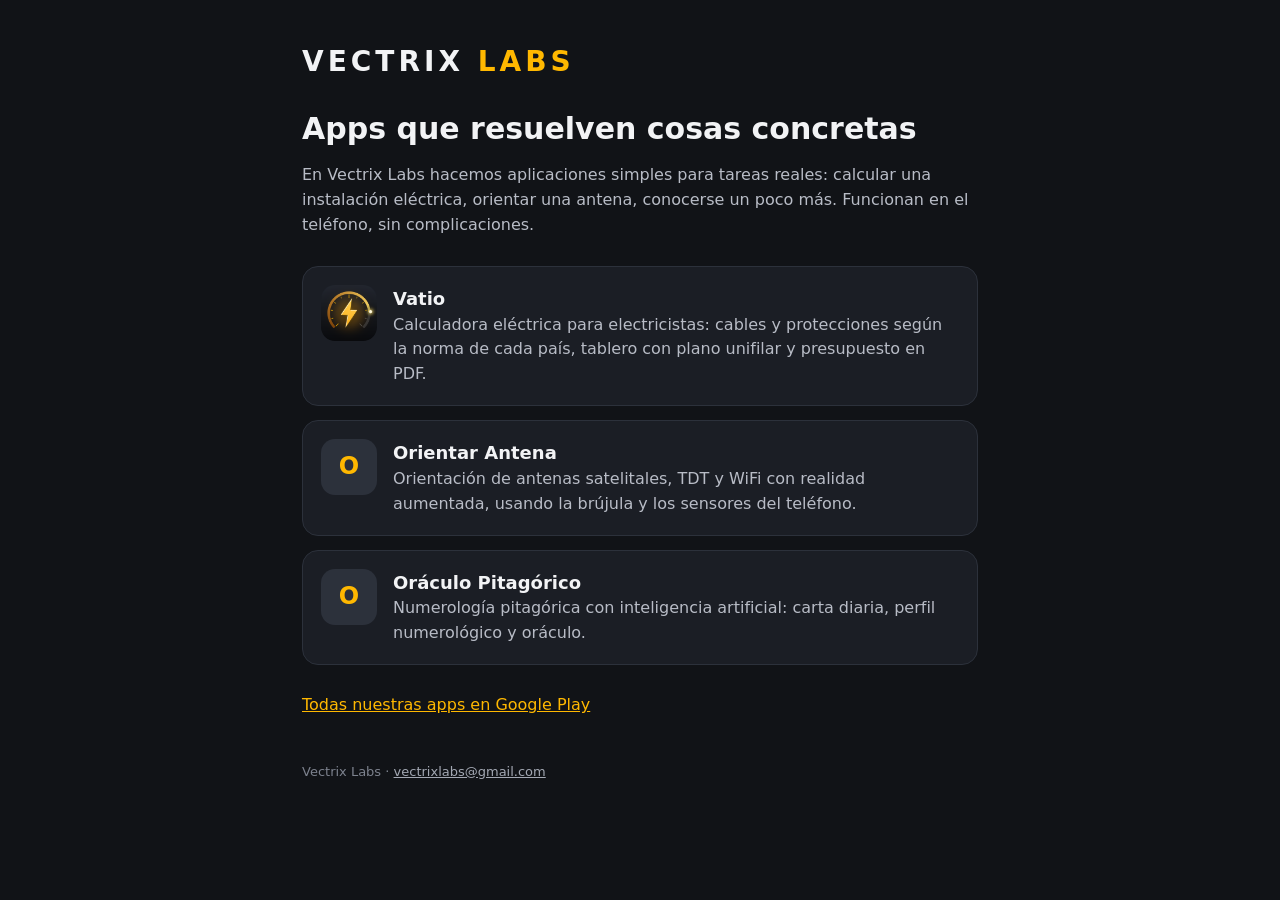
<file: index.html>
<!DOCTYPE html>
<html lang="es">
<head>
<meta charset="utf-8">
<meta name="viewport" content="width=device-width, initial-scale=1">
<title>Vectrix Labs: apps útiles para el trabajo y la vida diaria</title>
<link rel="icon" href="vatio/icono.png">
<link rel="stylesheet" href="vatio/estilo.css">
</head>
<body>
<main>
<div class="logo">VECTRIX <em>LABS</em></div>
<h1>Apps que resuelven cosas concretas</h1>
<p>En Vectrix Labs hacemos aplicaciones simples para tareas reales: calcular una
instalación eléctrica, orientar una antena, conocerse un poco más. Funcionan
en el teléfono, sin complicaciones.</p>
<div class="apps">
<a class="app" href="vatio/"><img src="vatio/icono.png" alt=""><div><b>Vatio</b><span>Calculadora eléctrica para electricistas: cables y protecciones según la norma de cada país, tablero con plano unifilar y presupuesto en PDF.</span></div></a>
<a class="app" href="https://play.google.com/store/apps/details?id=com.quantixlabs.synapsear"><div class="inicial">O</div><div><b>Orientar Antena</b><span>Orientación de antenas satelitales, TDT y WiFi con realidad aumentada, usando la brújula y los sensores del teléfono.</span></div></a>
<a class="app" href="https://play.google.com/store/apps/details?id=com.quantixlabs.oraculo"><div class="inicial">O</div><div><b>Oráculo Pitagórico</b><span>Numerología pitagórica con inteligencia artificial: carta diaria, perfil numerológico y oráculo.</span></div></a>
</div>
<p><a href="https://play.google.com/store/apps/developer?id=Vectrix+Labs">Todas
nuestras apps en Google Play</a></p>
<footer>Vectrix Labs · <a href="mailto:vectrixlabs@gmail.com">vectrixlabs@gmail.com</a></footer>
</main>
</body>
</html>
</file>
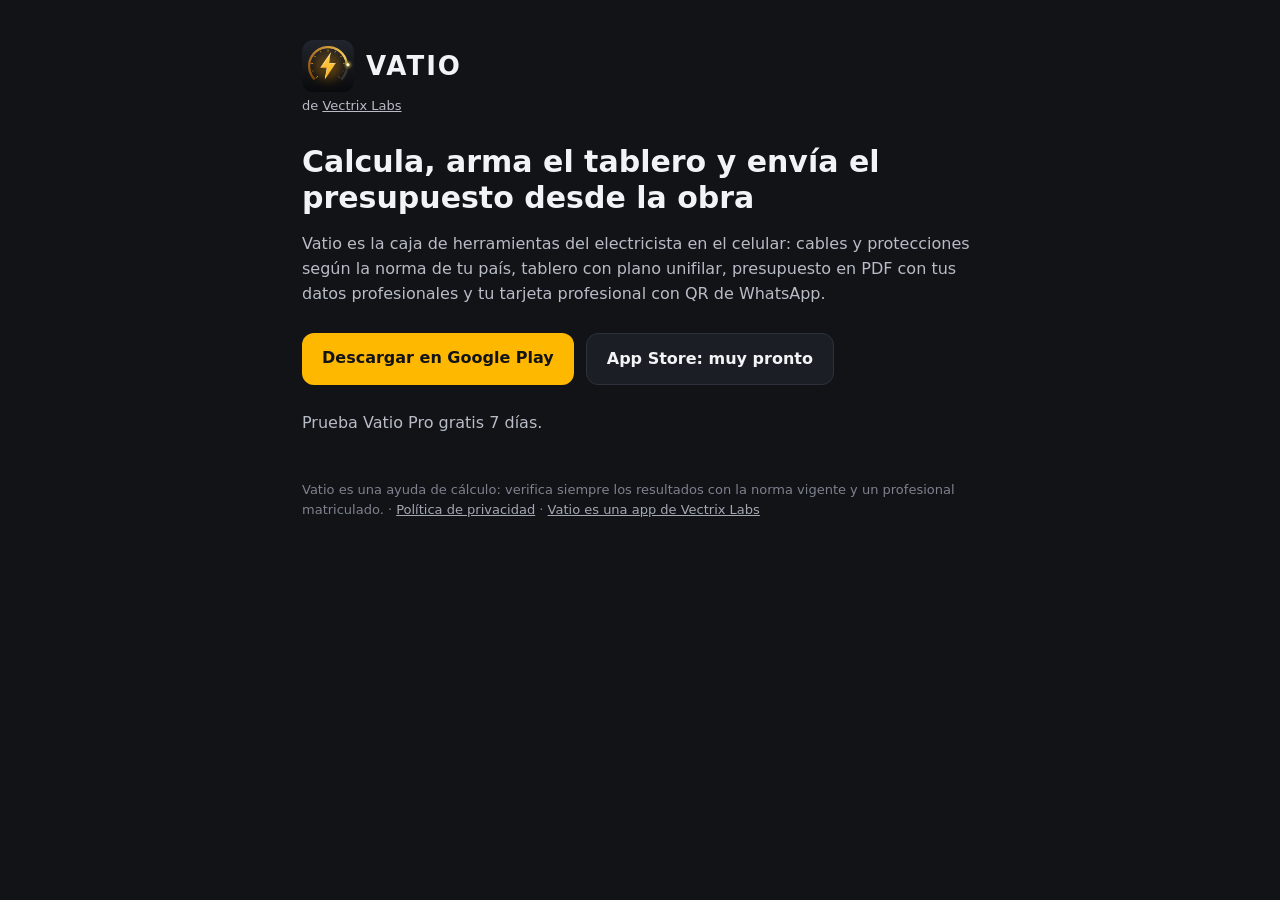
<file: vatio/index.html>
<!DOCTYPE html>
<html lang="es">
<head>
<meta charset="utf-8">
<meta name="viewport" content="width=device-width, initial-scale=1">
<title>Vatio: calculadora eléctrica para electricistas</title>
<link rel="icon" href="icono.png">
<link rel="stylesheet" href="estilo.css">
<script>
var VOS = /^es-(AR|UY|PY)$/i.test(navigator.language || "");
function T(vos, tu) { return VOS ? vos : tu; }
document.addEventListener("DOMContentLoaded", function () {
  if (VOS) return;
  document.querySelectorAll("[data-tu]").forEach(function (e) {
    e.innerHTML = e.getAttribute("data-tu");
  });
});
</script>
</head>
<body>
<main>
<div class="marca"><img src="icono.png" alt="">VATIO</div>
<div class="de">de <a href="../">Vectrix Labs</a></div>

<h1 data-tu="Calcula, arma el tablero y envía el presupuesto desde la obra">Calculá,
armá el tablero y mandá el presupuesto desde la obra</h1>
<p data-tu="Vatio es la caja de herramientas del electricista en el celular: cables y
protecciones según la norma de tu país, tablero con plano unifilar, presupuesto en
PDF con tus datos profesionales y tu tarjeta profesional con QR de WhatsApp.">Vatio
es la caja de herramientas del electricista en el celular: cables y térmicas según
la norma de tu país, tablero con plano unifilar, presupuesto en PDF con tu
matrícula y tu tarjeta profesional con QR de WhatsApp.</p>
<div class="botones"><a class="boton" href="https://play.google.com/store/apps/details?id=ar.vatio.app">Descargar en Google Play</a><span class="boton secundario">App Store: muy pronto</span></div>
<p data-tu="Prueba Vatio Pro gratis 7 días.">Probá Vatio Pro gratis 7 días.</p>

<footer><span data-tu="Vatio es una ayuda de cálculo: verifica siempre los
resultados con la norma vigente y un profesional matriculado.">Vatio es una ayuda
de cálculo: verificá siempre los resultados con la norma vigente y un
profesional matriculado.</span>
· <a href="privacidad.html">Política de privacidad</a>
· <a href="../">Vatio es una app de Vectrix Labs</a></footer>
</main>
</body>
</html>
</file>
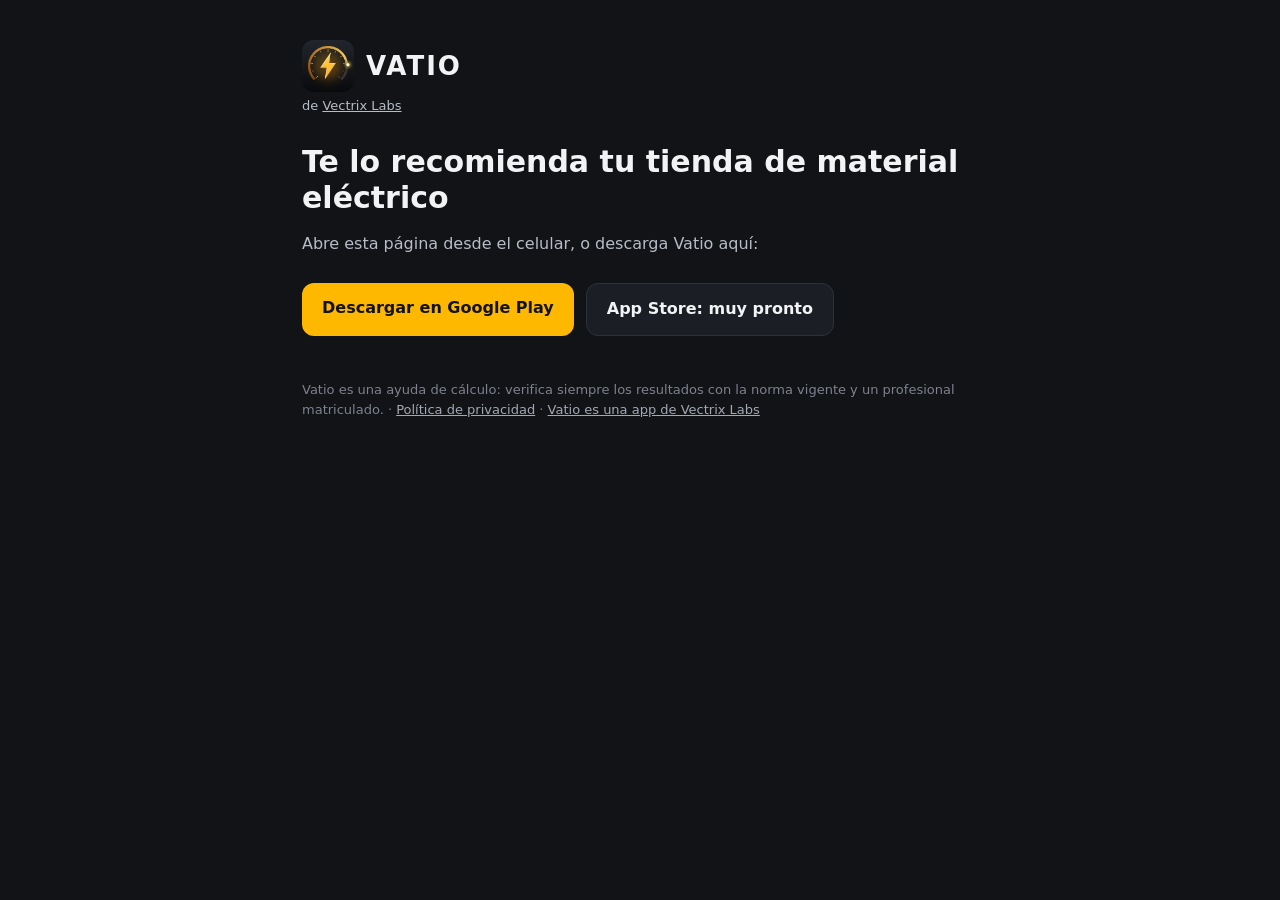
<file: vatio/r/index.html>
<!DOCTYPE html>
<html lang="es">
<head>
<meta charset="utf-8">
<meta name="viewport" content="width=device-width, initial-scale=1">
<title>Vatio: te lo recomienda tu comercio de electricidad</title>
<link rel="icon" href="../icono.png">
<link rel="stylesheet" href="../estilo.css">
<script>
var VOS = /^es-(AR|UY|PY)$/i.test(navigator.language || "");
function T(vos, tu) { return VOS ? vos : tu; }
document.addEventListener("DOMContentLoaded", function () {
  if (VOS) return;
  document.querySelectorAll("[data-tu]").forEach(function (e) {
    e.innerHTML = e.getAttribute("data-tu");
  });
});
</script>
</head>
<body>
<main>
<div class="marca"><img src="../icono.png" alt="">VATIO</div>
<div class="de">de <a href="../../">Vectrix Labs</a></div>

<h1 data-tu="Te lo recomienda tu tienda de material eléctrico">Te lo recomienda
tu casa de electricidad</h1>
<p id="texto">Abriendo la tienda…</p>
<div id="caja" class="codigo oculto">
  <span>Tu código de recomendación</span>
  <b id="codigo"></b>
  <button class="boton" id="copiar" type="button">Copiar código</button>
  <p id="instruccion" data-tu="Después de instalar Vatio, abre la pantalla
  &lt;strong&gt;Pro&lt;/strong&gt; e ingrésalo en &quot;¿Te recomendó Vatio una tienda de
  material eléctrico?&quot;.">Después de instalar Vatio, abrí la pantalla
  <strong>Pro</strong> y cargalo en "¿Te recomendó Vatio una casa de
  electricidad?".</p>
</div>
<div id="tiendas" class="oculto"><div class="botones"><a class="boton" href="https://play.google.com/store/apps/details?id=ar.vatio.app">Descargar en Google Play</a><span class="boton secundario">App Store: muy pronto</span></div></div>
<script>
(function () {
  var PLAY = "https://play.google.com/store/apps/details?id=ar.vatio.app";
  var APPLE = "";
  var crudo = (new URLSearchParams(location.search).get("c") || "")
      .trim().toUpperCase().replace(/\s+/g, "");
  var valido = crudo.length >= 4 && crudo.length <= 20 &&
      /[A-Z]/.test(crudo) && /^[A-Z0-9]+(-[A-Z0-9]+)*$/.test(crudo);
  var codigo = valido ? crudo : "";
  var ua = navigator.userAgent || "";
  var esAndroid = /Android/i.test(ua);
  var esIphone = /iPhone|iPad|iPod/i.test(ua) ||
      (navigator.platform === "MacIntel" && navigator.maxTouchPoints > 1);
  var mostrar = function (id) { document.getElementById(id).classList.remove("oculto"); };

  if (esAndroid) {
    // El código viaja con la instalación (Install Referrer).
    var destino = PLAY + (codigo ? "&referrer=" + encodeURIComponent("codigo=" + codigo) : "");
    location.replace(destino);
    document.getElementById("texto").innerHTML =
        'Si no se abre solo, <a href="' + destino + '">' +
        T('tocá acá para ir a Google Play', 'toca aquí para ir a Google Play') + '</a>.';
    return;
  }
  if (codigo) {
    document.getElementById("codigo").textContent = codigo;
    mostrar("caja");
    document.getElementById("copiar").onclick = function () {
      var boton = this;
      var listo = function () { boton.textContent = "¡Copiado!"; };
      if (navigator.clipboard) navigator.clipboard.writeText(codigo).then(listo, listo);
      else listo();
    };
  } else {
    document.getElementById("caja").remove();
  }
  if (esIphone && APPLE) {
    document.getElementById("texto").textContent =
        T("Copiá el código y después instalá Vatio desde el App Store.",
          "Copia el código y después instala Vatio desde el App Store.");
    var ir = document.createElement("a");
    ir.className = "boton"; ir.href = APPLE; ir.textContent = "Ir al App Store";
    document.getElementById("caja") ? document.getElementById("caja").appendChild(ir)
                                    : document.getElementById("texto").after(ir);
    return;
  }
  document.getElementById("texto").textContent = esIphone
      ? T("Vatio llega pronto al App Store. Guardá el código para cuando esté.",
          "Vatio llega pronto al App Store. Guarda el código para cuando esté.")
      : T("Abrí esta página desde el celular, o descargá Vatio acá:",
          "Abre esta página desde el celular, o descarga Vatio aquí:");
  mostrar("tiendas");
})();
</script>

<footer><span data-tu="Vatio es una ayuda de cálculo: verifica siempre los
resultados con la norma vigente y un profesional matriculado.">Vatio es una ayuda
de cálculo: verificá siempre los resultados con la norma vigente y un
profesional matriculado.</span>
· <a href="../privacidad.html">Política de privacidad</a>
· <a href="../../">Vatio es una app de Vectrix Labs</a></footer>
</main>
</body>
</html>
</file>
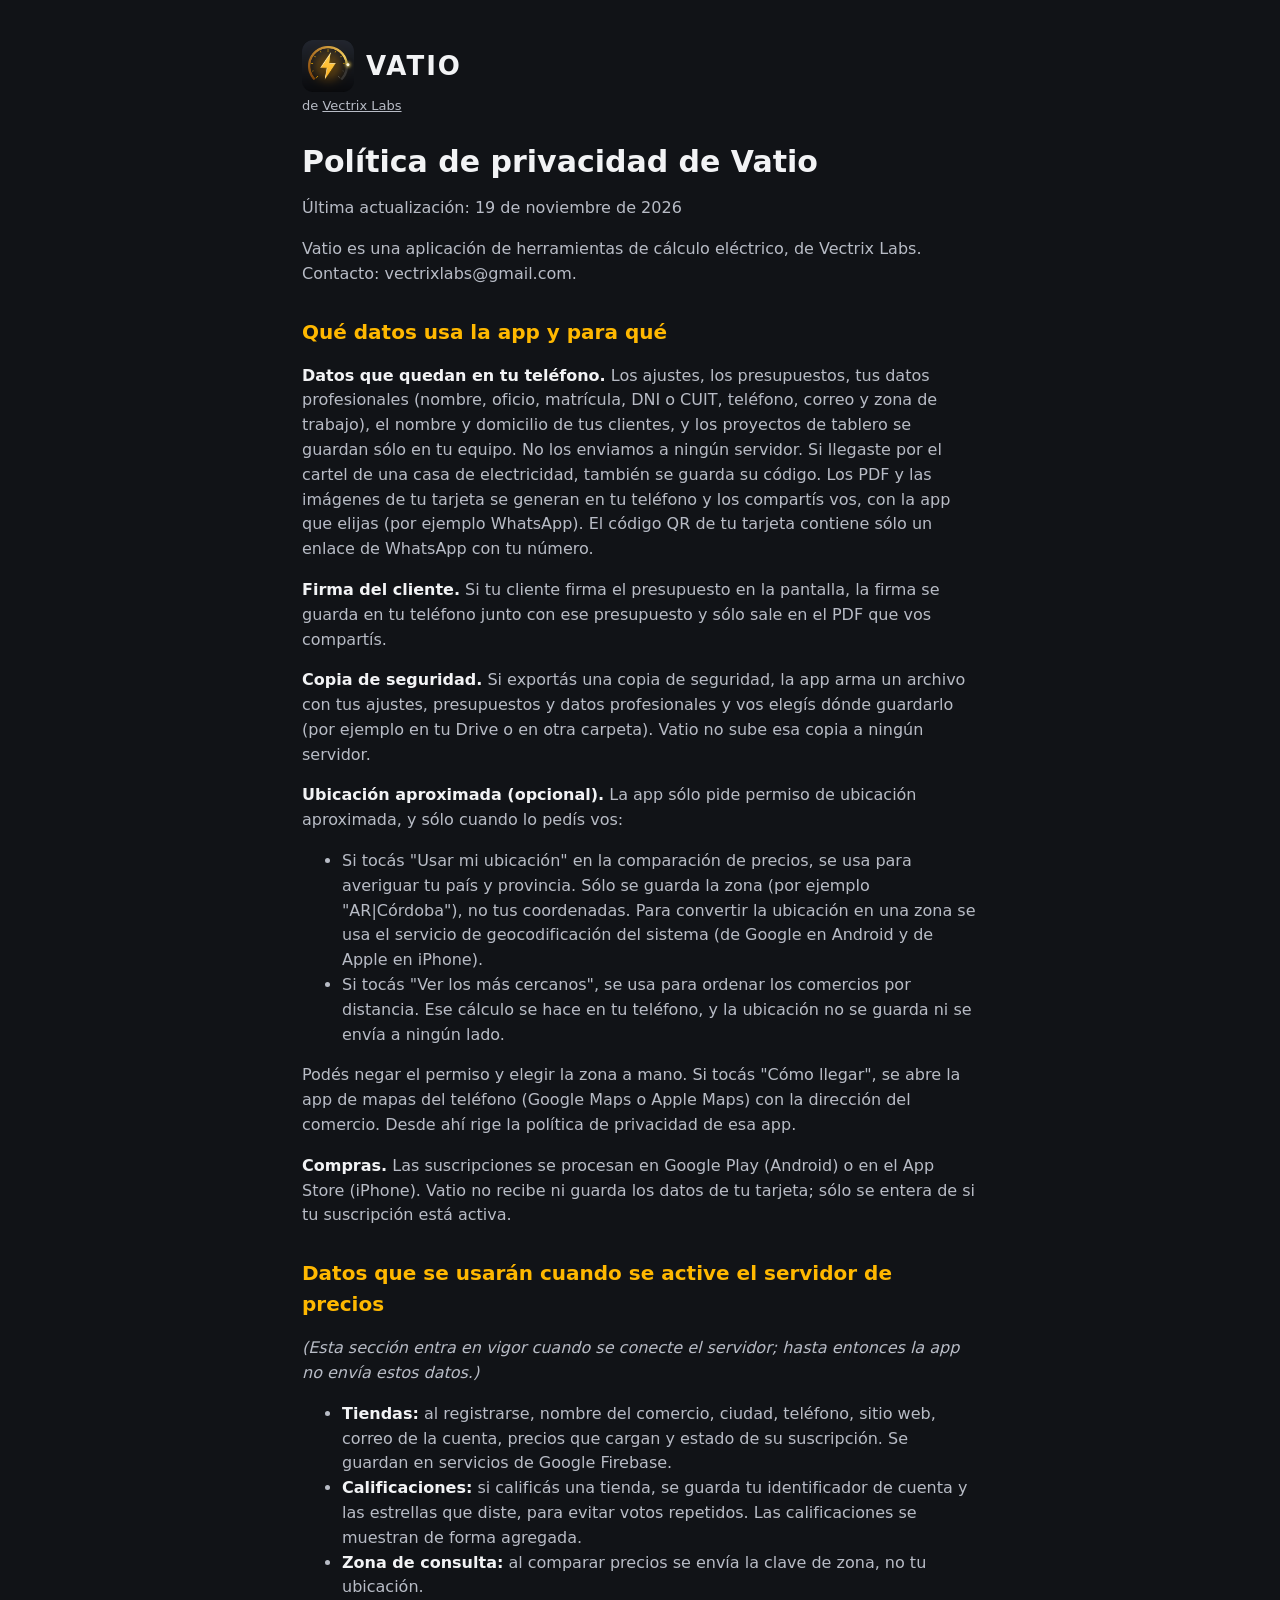
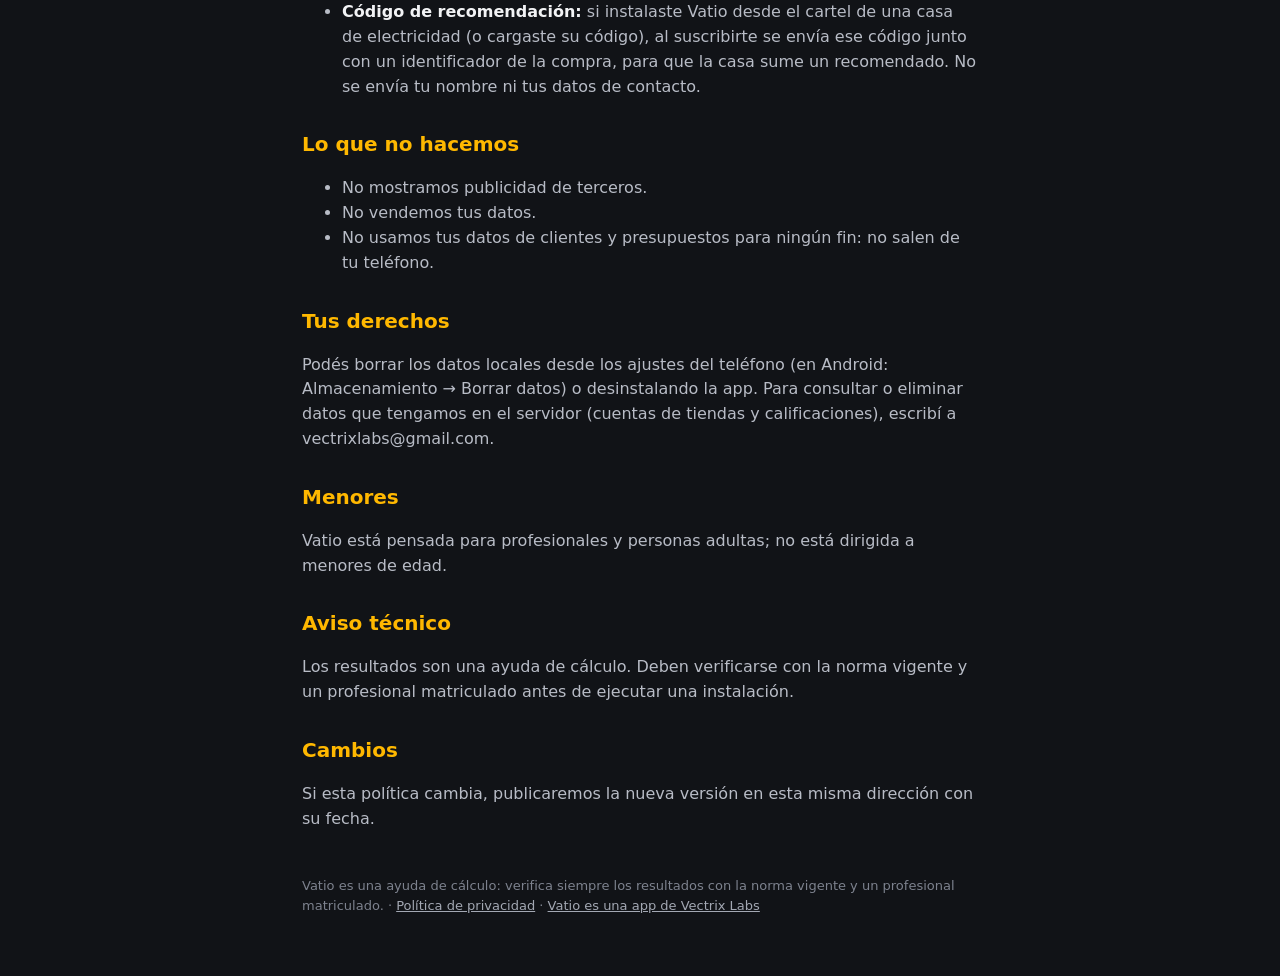
<file: vatio/privacidad.html>
<!DOCTYPE html>
<html lang="es">
<head>
<meta charset="utf-8">
<meta name="viewport" content="width=device-width, initial-scale=1">
<title>Política de privacidad de Vatio</title>
<link rel="icon" href="icono.png">
<link rel="stylesheet" href="estilo.css">
<script>
var VOS = /^es-(AR|UY|PY)$/i.test(navigator.language || "");
function T(vos, tu) { return VOS ? vos : tu; }
document.addEventListener("DOMContentLoaded", function () {
  if (VOS) return;
  document.querySelectorAll("[data-tu]").forEach(function (e) {
    e.innerHTML = e.getAttribute("data-tu");
  });
});
</script>
</head>
<body>
<main>
<div class="marca"><img src="icono.png" alt="">VATIO</div>
<div class="de">de <a href="../">Vectrix Labs</a></div>
<h1>Política de privacidad de Vatio</h1>
<p>Última actualización: 19 de noviembre de 2026</p>
<p>Vatio es una aplicación de herramientas de cálculo eléctrico, de Vectrix Labs. Contacto: vectrixlabs@gmail.com.</p>
<h2>Qué datos usa la app y para qué</h2>
<p><strong>Datos que quedan en tu teléfono.</strong> Los ajustes, los presupuestos, tus datos profesionales (nombre, oficio, matrícula, DNI o CUIT, teléfono, correo y zona de trabajo), el nombre y domicilio de tus clientes, y los proyectos de tablero se guardan sólo en tu equipo. No los enviamos a ningún servidor. Si llegaste por el cartel de una casa de electricidad, también se guarda su código. Los PDF y las imágenes de tu tarjeta se generan en tu teléfono y los compartís vos, con la app que elijas (por ejemplo WhatsApp). El código QR de tu tarjeta contiene sólo un enlace de WhatsApp con tu número.</p>
<p><strong>Firma del cliente.</strong> Si tu cliente firma el presupuesto en la pantalla, la firma se guarda en tu teléfono junto con ese presupuesto y sólo sale en el PDF que vos compartís.</p>
<p><strong>Copia de seguridad.</strong> Si exportás una copia de seguridad, la app arma un archivo con tus ajustes, presupuestos y datos profesionales y vos elegís dónde guardarlo (por ejemplo en tu Drive o en otra carpeta). Vatio no sube esa copia a ningún servidor.</p>
<p><strong>Ubicación aproximada (opcional).</strong> La app sólo pide permiso de ubicación aproximada, y sólo cuando lo pedís vos:</p>
<ul><li>Si tocás &quot;Usar mi ubicación&quot; en la comparación de precios, se usa para averiguar tu país y provincia. Sólo se guarda la zona (por ejemplo &quot;AR|Córdoba&quot;), no tus coordenadas. Para convertir la ubicación en una zona se usa el servicio de geocodificación del sistema (de Google en Android y de Apple en iPhone).</li><li>Si tocás &quot;Ver los más cercanos&quot;, se usa para ordenar los comercios por distancia. Ese cálculo se hace en tu teléfono, y la ubicación no se guarda ni se envía a ningún lado.</li></ul>
<p>Podés negar el permiso y elegir la zona a mano. Si tocás &quot;Cómo llegar&quot;, se abre la app de mapas del teléfono (Google Maps o Apple Maps) con la dirección del comercio. Desde ahí rige la política de privacidad de esa app.</p>
<p><strong>Compras.</strong> Las suscripciones se procesan en Google Play (Android) o en el App Store (iPhone). Vatio no recibe ni guarda los datos de tu tarjeta; sólo se entera de si tu suscripción está activa.</p>
<h2>Datos que se usarán cuando se active el servidor de precios</h2>
<p><em>(Esta sección entra en vigor cuando se conecte el servidor; hasta entonces la app no envía estos datos.)</em></p>
<ul><li><strong>Tiendas:</strong> al registrarse, nombre del comercio, ciudad, teléfono, sitio web, correo de la cuenta, precios que cargan y estado de su suscripción. Se guardan en servicios de Google Firebase.</li><li><strong>Calificaciones:</strong> si calificás una tienda, se guarda tu identificador de cuenta y las estrellas que diste, para evitar votos repetidos. Las calificaciones se muestran de forma agregada.</li><li><strong>Zona de consulta:</strong> al comparar precios se envía la clave de zona, no tu ubicación.</li><li><strong>Código de recomendación:</strong> si instalaste Vatio desde el cartel de una casa de electricidad (o cargaste su código), al suscribirte se envía ese código junto con un identificador de la compra, para que la casa sume un recomendado. No se envía tu nombre ni tus datos de contacto.</li></ul>
<h2>Lo que no hacemos</h2>
<ul><li>No mostramos publicidad de terceros.</li><li>No vendemos tus datos.</li><li>No usamos tus datos de clientes y presupuestos para ningún fin: no salen de tu teléfono.</li></ul>
<h2>Tus derechos</h2>
<p>Podés borrar los datos locales desde los ajustes del teléfono (en Android: Almacenamiento → Borrar datos) o desinstalando la app. Para consultar o eliminar datos que tengamos en el servidor (cuentas de tiendas y calificaciones), escribí a vectrixlabs@gmail.com.</p>
<h2>Menores</h2>
<p>Vatio está pensada para profesionales y personas adultas; no está dirigida a menores de edad.</p>
<h2>Aviso técnico</h2>
<p>Los resultados son una ayuda de cálculo. Deben verificarse con la norma vigente y un profesional matriculado antes de ejecutar una instalación.</p>
<h2>Cambios</h2>
<p>Si esta política cambia, publicaremos la nueva versión en esta misma dirección con su fecha.</p>
<footer><span data-tu="Vatio es una ayuda de cálculo: verifica siempre los
resultados con la norma vigente y un profesional matriculado.">Vatio es una ayuda
de cálculo: verificá siempre los resultados con la norma vigente y un
profesional matriculado.</span>
· <a href="privacidad.html">Política de privacidad</a>
· <a href="../">Vatio es una app de Vectrix Labs</a></footer>
</main>
</body>
</html>
</file>
<file: vatio/estilo.css>
:root { --grafito:#111317; --panel:#1b1e25; --ambar:#ffb800; --texto:#f2f3f5;
        --suave:#b8bcc6; }
* { box-sizing:border-box; }
body { margin:0; background:var(--grafito); color:var(--texto);
       font:16px/1.55 system-ui,-apple-system,"Segoe UI",Roboto,sans-serif; }
main { max-width:720px; margin:0 auto; padding:40px 22px 60px; }
.marca { display:flex; align-items:center; gap:12px; font-weight:800;
         font-size:26px; letter-spacing:2px; }
.marca img { width:52px; height:52px; }
h1 { font-size:30px; line-height:1.2; margin:28px 0 10px; }
h2 { font-size:20px; margin:30px 0 8px; color:var(--ambar); }
p, li { color:var(--suave); }
strong { color:var(--texto); }
a { color:var(--ambar); }
.botones { display:flex; flex-wrap:wrap; gap:12px; margin:26px 0; }
.boton { display:inline-block; padding:13px 20px; border-radius:12px;
         background:var(--ambar); color:#111317; font-weight:700;
         text-decoration:none; border:0; font-size:16px; cursor:pointer; }
.boton.secundario { background:var(--panel); color:var(--texto);
                    border:1px solid #2c313b; }
.codigo { background:var(--panel); border-radius:14px; padding:18px;
          text-align:center; margin:22px 0; }
.codigo b { display:block; font-size:30px; letter-spacing:3px;
            color:var(--texto); margin:6px 0 12px; }
.oculto { display:none; }
.de { font-size:13px; color:var(--suave); margin-top:4px; }
.de a { color:var(--suave); }
footer { margin-top:44px; font-size:13px; color:#7d828e; }
footer a { color:#a3a8b3; }
.apps { display:grid; gap:14px; margin:28px 0; }
.app { display:flex; gap:16px; align-items:flex-start; background:var(--panel);
       border:1px solid #2c313b; border-radius:16px; padding:18px;
       text-decoration:none; }
.app:hover { border-color:var(--ambar); }
.app img, .app .inicial { width:56px; height:56px; border-radius:14px;
                          flex:none; }
.app .inicial { display:flex; align-items:center; justify-content:center;
                background:#2c313b; color:var(--ambar); font-weight:800;
                font-size:24px; }
.app b { display:block; color:var(--texto); font-size:18px; }
.app span { color:var(--suave); }
.logo { font-weight:800; font-size:28px; letter-spacing:4px; }
.logo em { font-style:normal; color:var(--ambar); }
</file>
